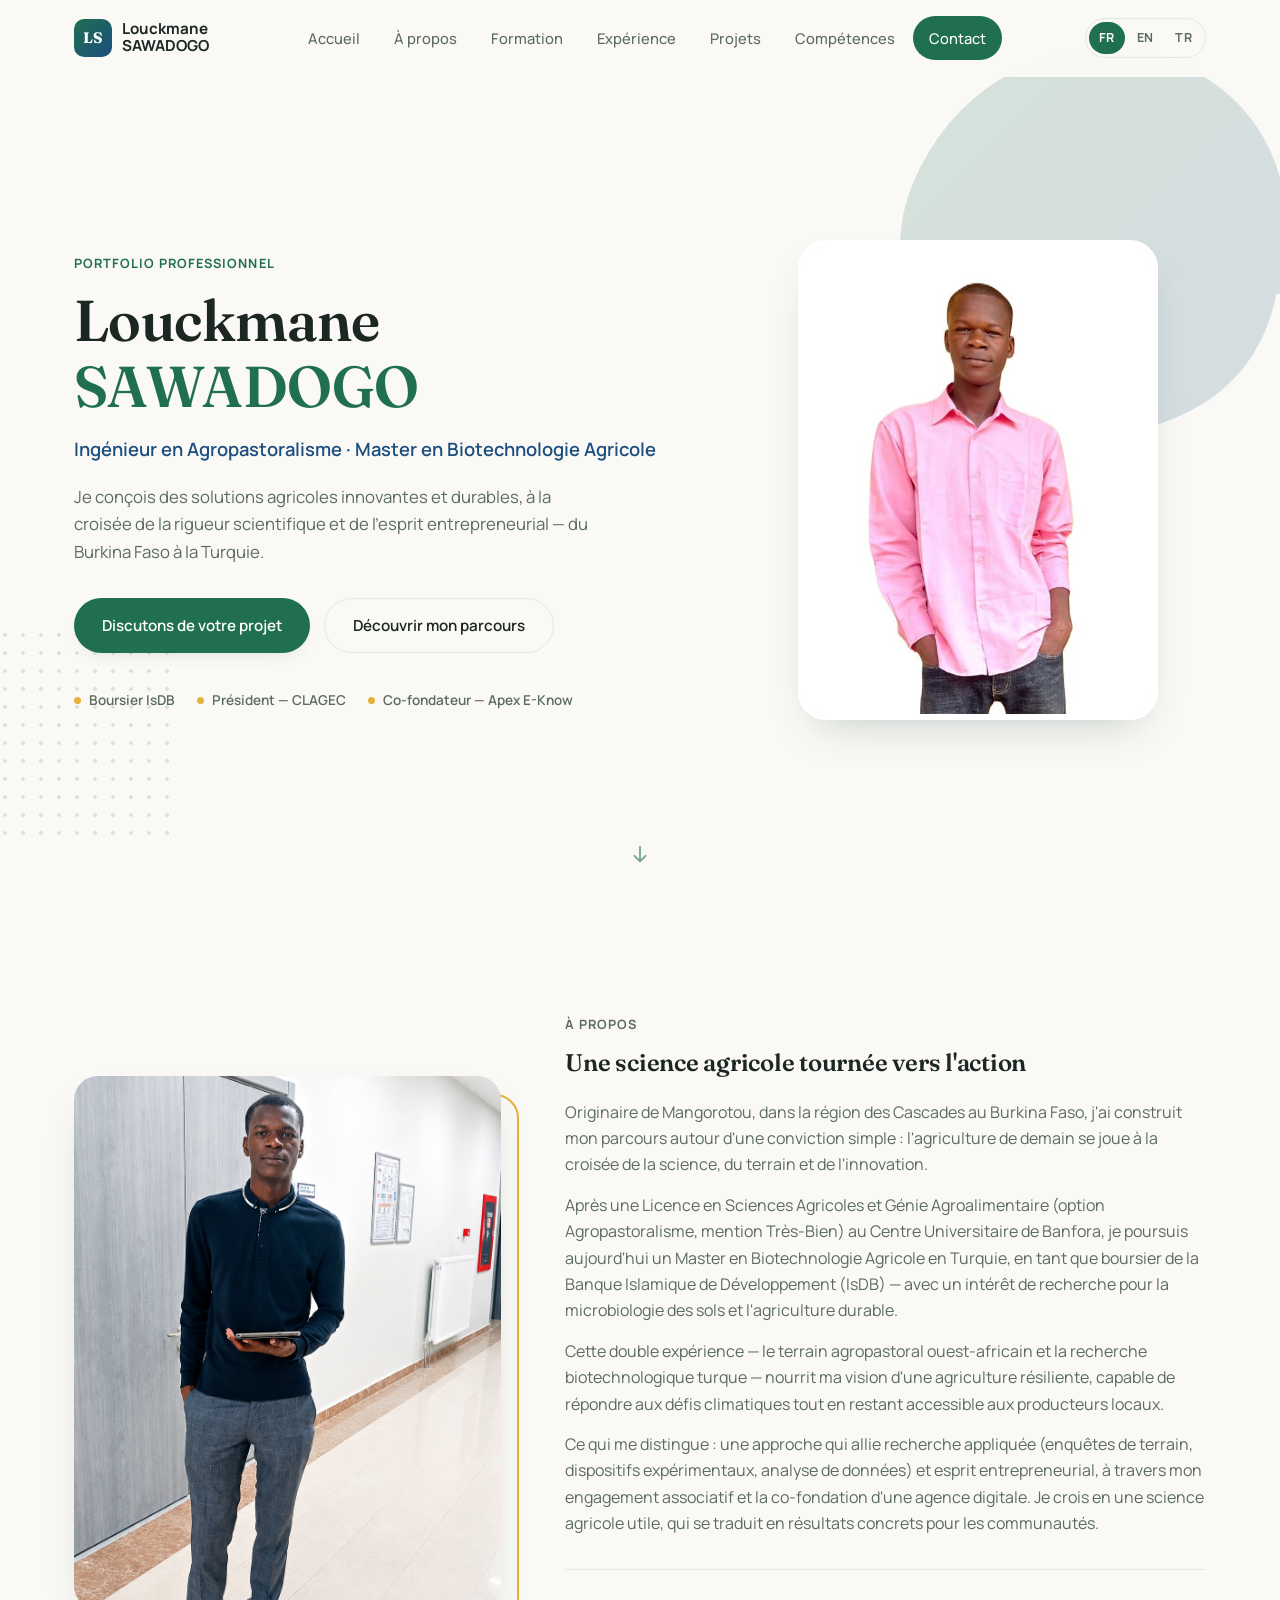
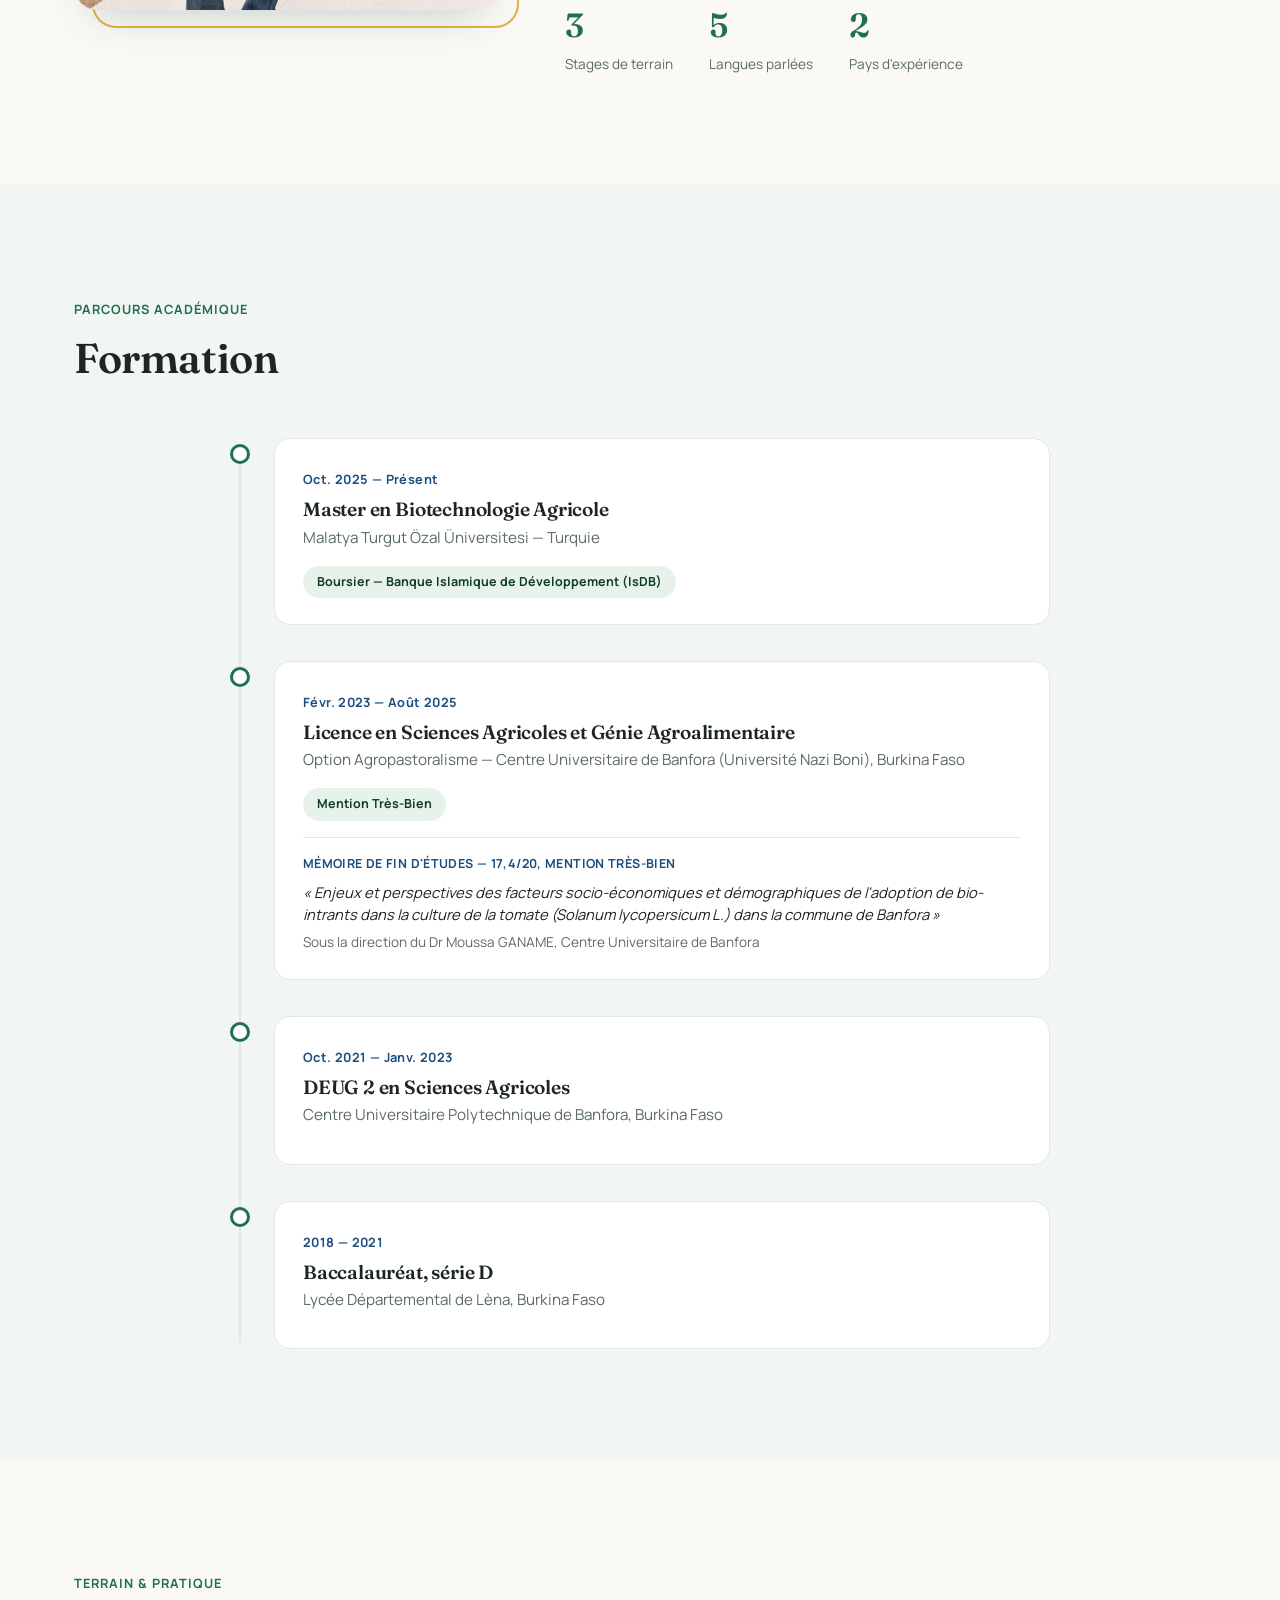
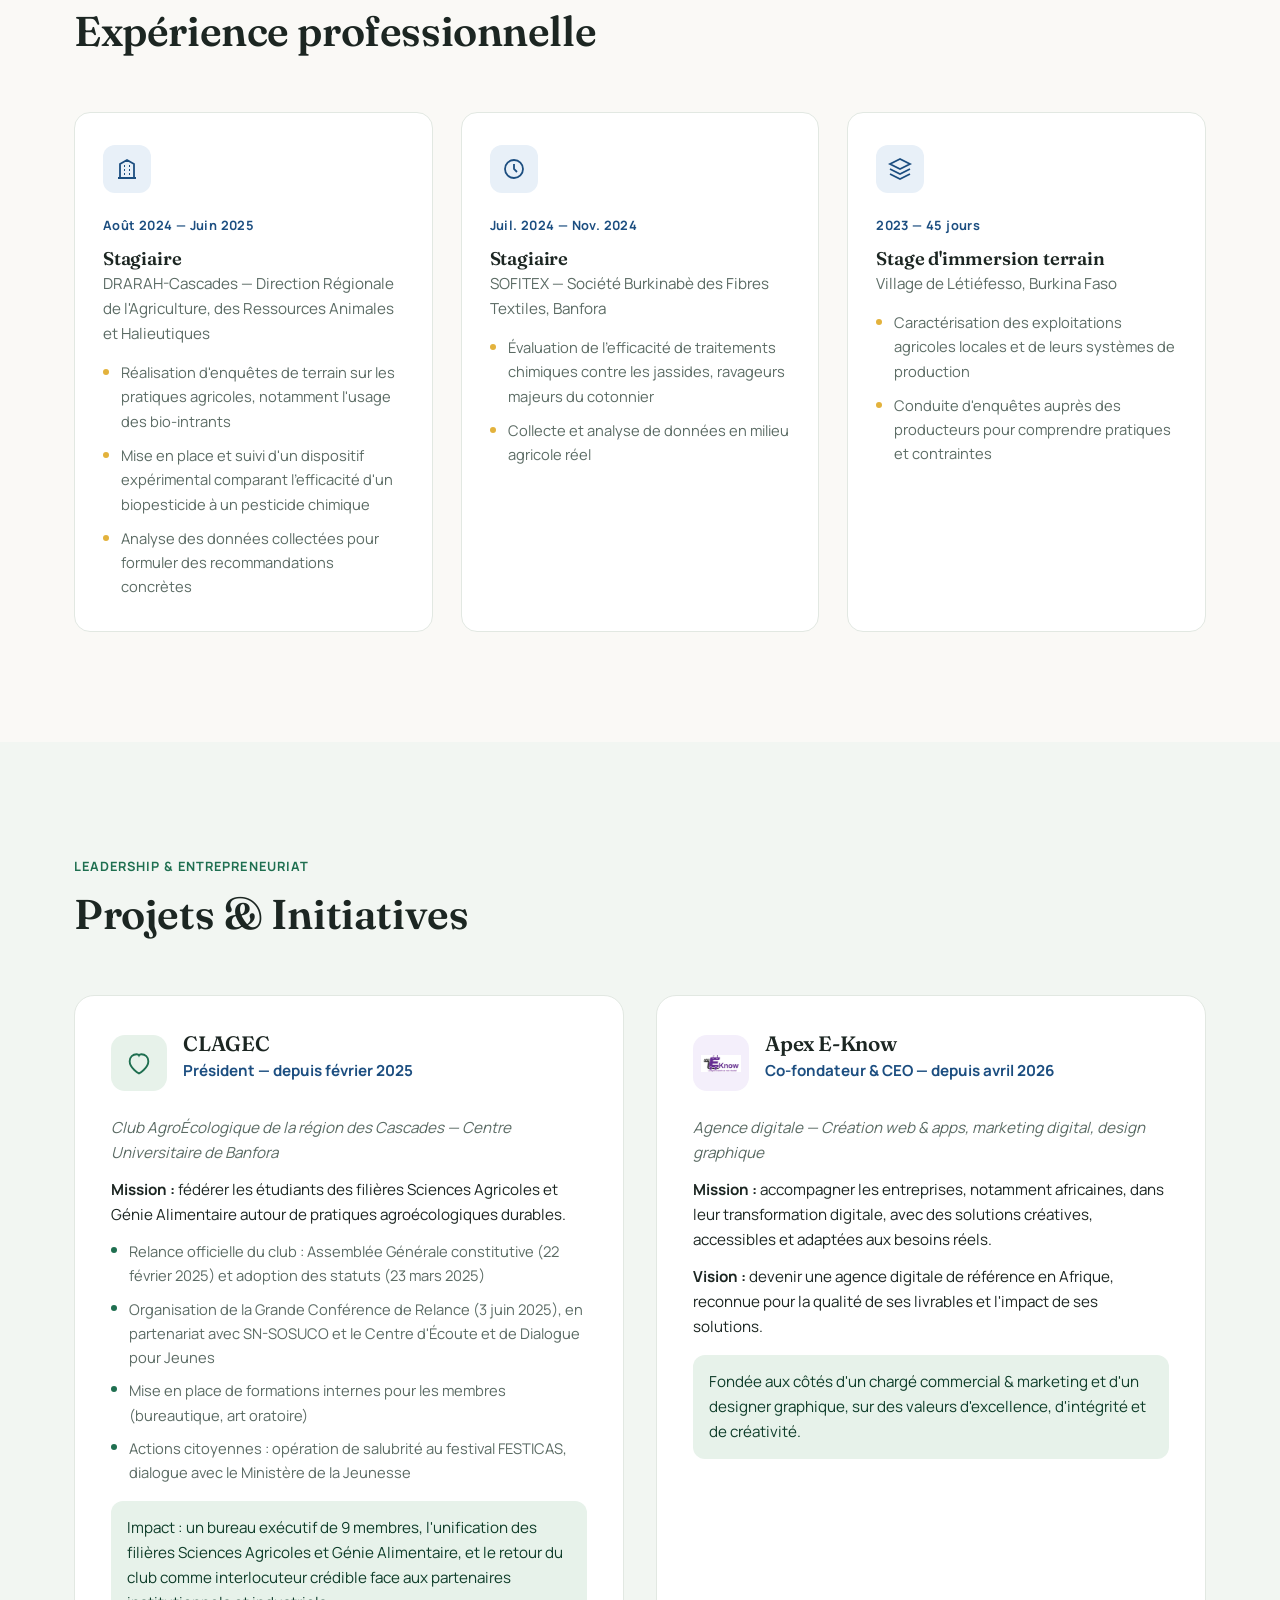
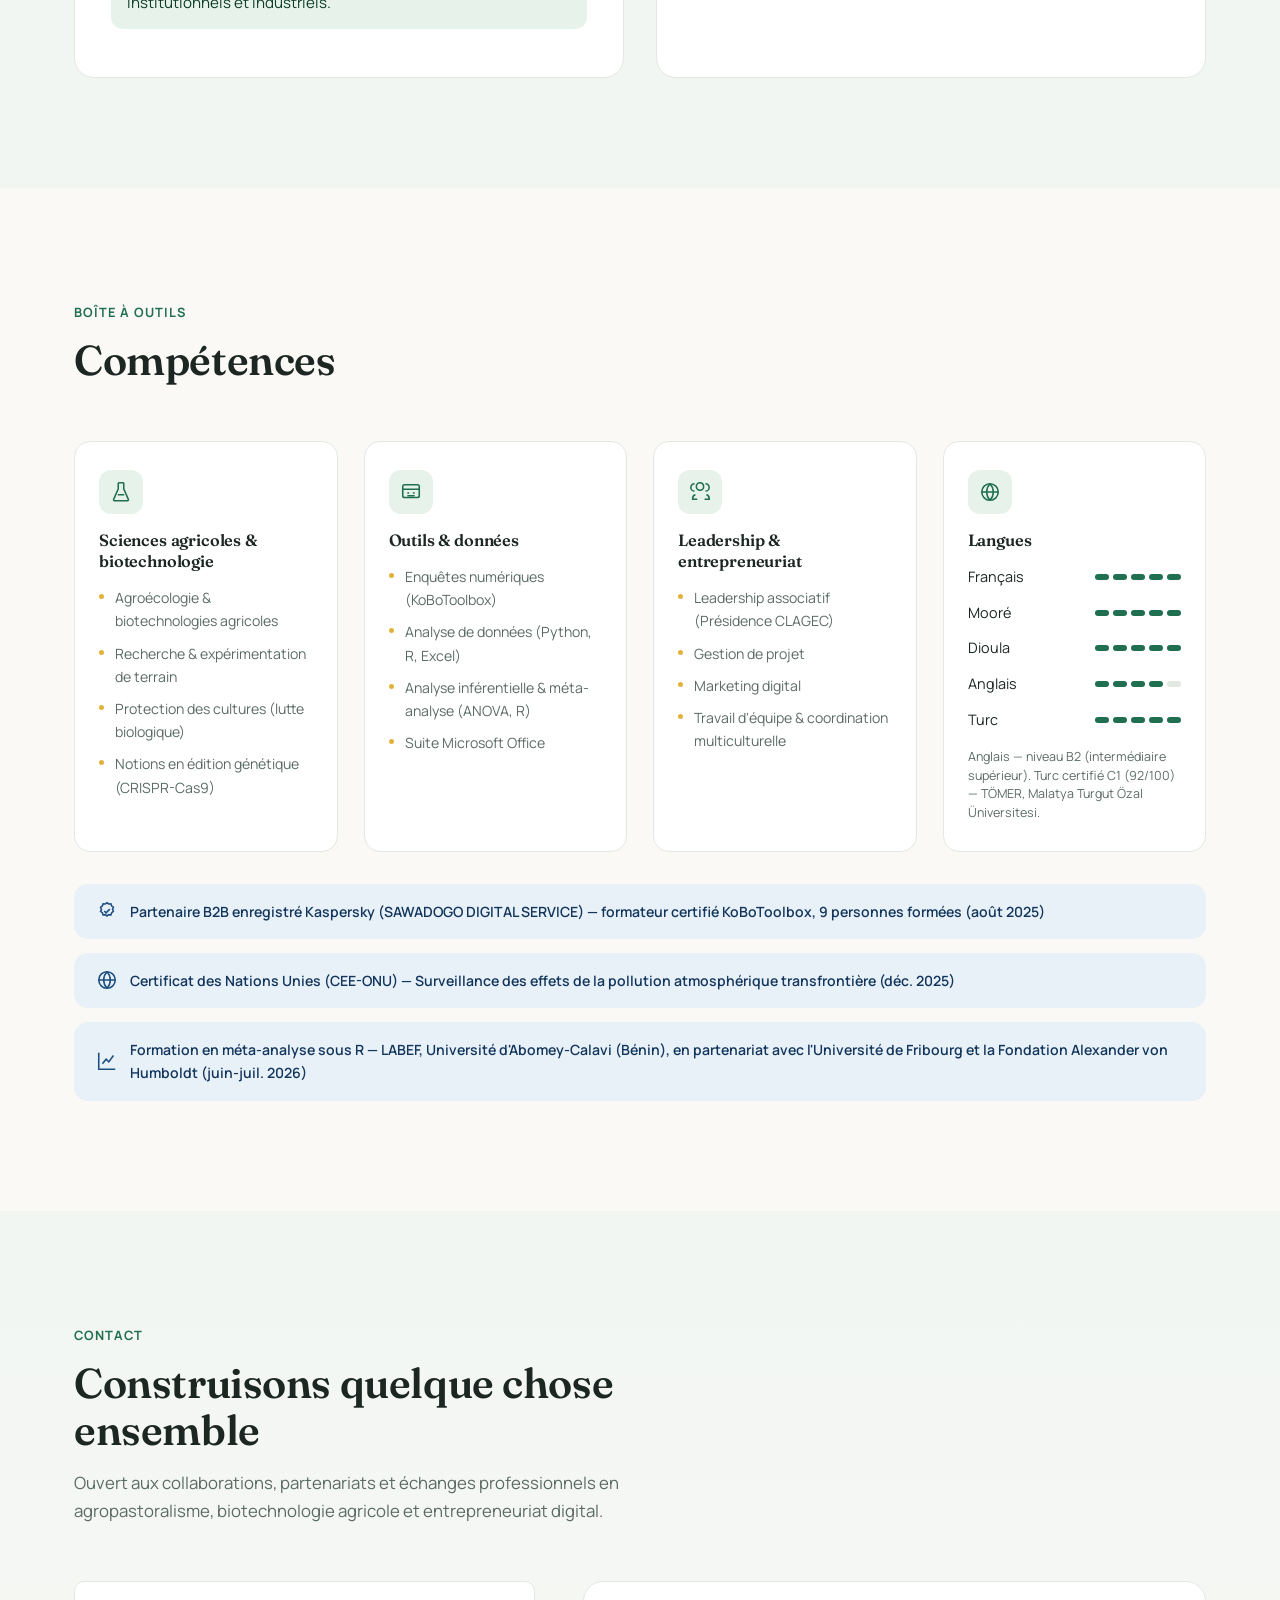
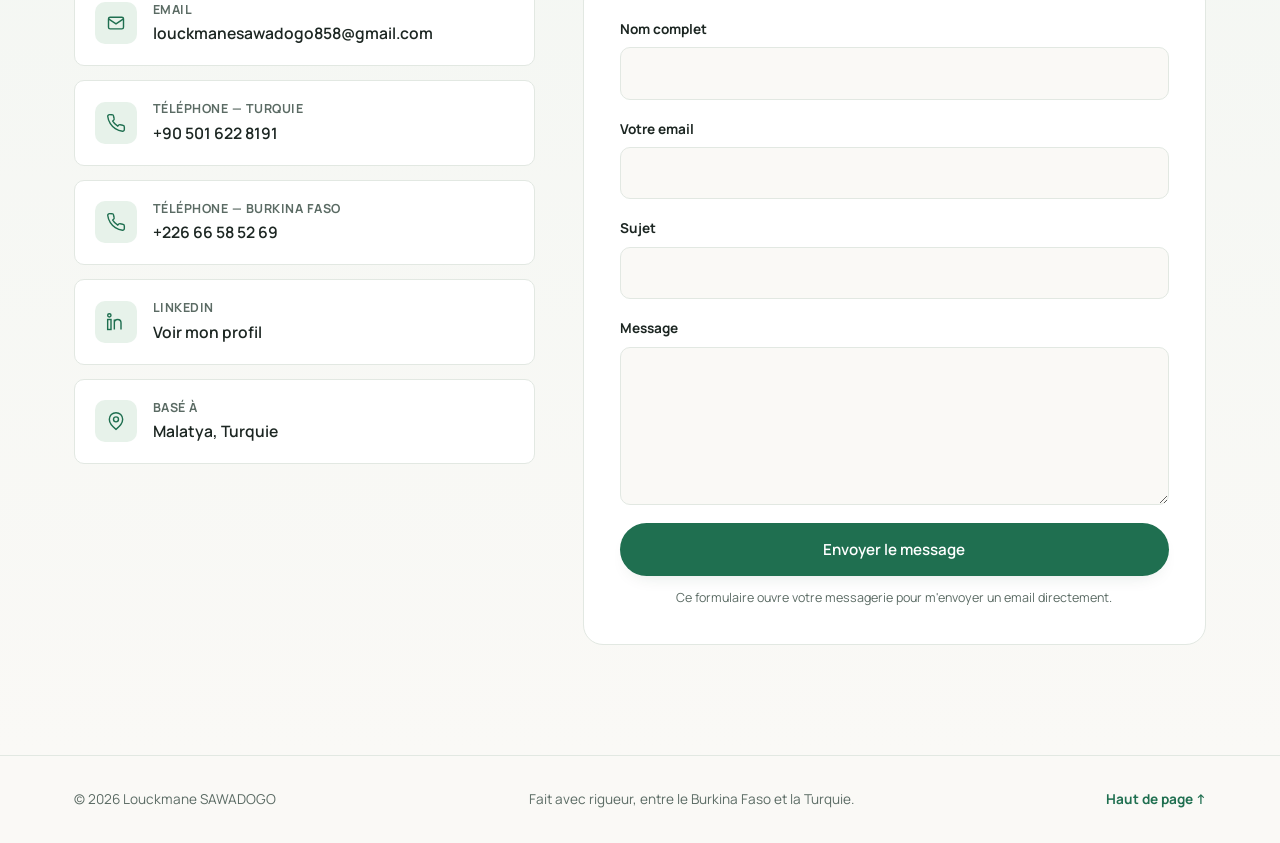
<file: index.html>
<!DOCTYPE html>
<html lang="fr">
<head>
<meta charset="UTF-8">
<meta name="viewport" content="width=device-width, initial-scale=1.0">
<title>Louckmane SAWADOGO — Ingénieur Agropastoral &amp; Biotechnologie Agricole</title>
<meta name="description" content="Portfolio professionnel de Louckmane SAWADOGO : ingénieur en agropastoralisme, boursier IsDB en Master de Biotechnologie Agricole (Turquie), Président du CLAGEC et co-fondateur d'Apex E-Know. Ouvert aux collaborations en agroécologie et biotechnologie agricole.">
<meta name="keywords" content="agropastoralisme, biotechnologie agricole, agroécologie, Burkina Faso, Turquie, ingénieur agricole, CLAGEC, Apex E-Know, KoBoToolbox">
<meta name="author" content="Louckmane SAWADOGO">
<meta name="robots" content="index, follow">

<!-- Open Graph -->
<meta property="og:type" content="website">
<meta property="og:title" content="Louckmane SAWADOGO — Ingénieur Agropastoral &amp; Biotechnologie Agricole">
<meta property="og:description" content="Portfolio professionnel : agropastoralisme, biotechnologie agricole et entrepreneuriat digital, entre le Burkina Faso et la Turquie.">
<meta property="og:image" content="assets/images/profile.jpg">
<meta property="og:locale" content="fr_FR">

<link rel="icon" href="data:image/svg+xml,%3Csvg xmlns='http://www.w3.org/2000/svg' viewBox='0 0 100 100'%3E%3Crect width='100' height='100' rx='22' fill='%231F6F50'/%3E%3Cpath d='M50 78C50 78 26 64 26 42C26 28 36 20 50 30C64 20 74 28 74 42C74 64 50 78 50 78Z' fill='none' stroke='%23F2C94C' stroke-width='5'/%3E%3C/svg%3E">

<link rel="preconnect" href="https://fonts.googleapis.com">
<link rel="preconnect" href="https://fonts.gstatic.com" crossorigin>
<link href="https://fonts.googleapis.com/css2?family=Manrope:wght@400;500;600;700;800&family=Fraunces:opsz,wght@9..144,500;9..144,600&display=swap" rel="stylesheet">

<link rel="stylesheet" href="styles.css">
</head>
<body>

<!-- ============ HEADER / NAV ============ -->
<header class="site-header" id="header">
  <div class="container header-inner">
    <a href="#accueil" class="brand">
      <span class="brand-mark">LS</span>
      <span class="brand-name">Louckmane<strong>SAWADOGO</strong></span>
    </a>

    <nav class="main-nav" id="main-nav">
      <ul>
        <li><a href="#accueil" data-lang="fr">Accueil</a><a href="#accueil" data-lang="en" hidden>Home</a><a href="#accueil" data-lang="tr" hidden>Ana Sayfa</a></li>
        <li><a href="#apropos" data-lang="fr">À propos</a><a href="#apropos" data-lang="en" hidden>About</a><a href="#apropos" data-lang="tr" hidden>Hakkımda</a></li>
        <li><a href="#formation" data-lang="fr">Formation</a><a href="#formation" data-lang="en" hidden>Education</a><a href="#formation" data-lang="tr" hidden>Eğitim</a></li>
        <li><a href="#experience" data-lang="fr">Expérience</a><a href="#experience" data-lang="en" hidden>Experience</a><a href="#experience" data-lang="tr" hidden>Deneyim</a></li>
        <li><a href="#projets" data-lang="fr">Projets</a><a href="#projets" data-lang="en" hidden>Projects</a><a href="#projets" data-lang="tr" hidden>Projeler</a></li>
        <li><a href="#competences" data-lang="fr">Compétences</a><a href="#competences" data-lang="en" hidden>Skills</a><a href="#competences" data-lang="tr" hidden>Yetenekler</a></li>
        <li><a href="#contact" class="nav-cta" data-lang="fr">Contact</a><a href="#contact" class="nav-cta" data-lang="en" hidden>Contact</a><a href="#contact" class="nav-cta" data-lang="tr" hidden>İletişim</a></li>
      </ul>
    </nav>

    <div class="header-actions">
      <div class="lang-toggle" role="group" aria-label="Changer de langue / Switch language / Dil değiştir">
        <button class="lang-btn" data-set-lang="fr" type="button">FR</button>
        <button class="lang-btn" data-set-lang="en" type="button">EN</button>
        <button class="lang-btn" data-set-lang="tr" type="button">TR</button>
      </div>
      <button class="nav-toggle" id="nav-toggle" aria-label="Menu" aria-expanded="false" type="button">
        <span></span><span></span><span></span>
      </button>
    </div>
  </div>
</header>

<main>

<!-- ============ HERO ============ -->
<section class="hero" id="accueil">
  <div class="hero-bg" aria-hidden="true">
    <svg class="hero-blob" viewBox="0 0 600 600" xmlns="http://www.w3.org/2000/svg">
      <path fill="url(#blobGradient)" d="M437,320Q423,390,360,420Q297,450,235,425Q173,400,140,340Q107,280,140,215Q173,150,240,125Q307,100,370,135Q433,170,445,245Q457,320,437,320Z"/>
      <defs>
        <linearGradient id="blobGradient" x1="0%" y1="0%" x2="100%" y2="100%">
          <stop offset="0%" stop-color="#1F6F50"/>
          <stop offset="100%" stop-color="#1C4E80"/>
        </linearGradient>
      </defs>
    </svg>
    <div class="dot-grid"></div>
  </div>

  <div class="container hero-inner">
    <div class="hero-text reveal">
      <p class="eyebrow" data-lang="fr">Portfolio professionnel</p>
      <p class="eyebrow" data-lang="en" hidden>Professional Portfolio</p>
      <p class="eyebrow" data-lang="tr" hidden>Profesyonel Portfolyo</p>

      <h1>Louckmane <span>SAWADOGO</span></h1>

      <p class="hero-role" data-lang="fr">Ingénieur en Agropastoralisme · Master en Biotechnologie Agricole</p>
      <p class="hero-role" data-lang="en" hidden>Agropastoral Engineer · M.Sc. in Agricultural Biotechnology</p>
      <p class="hero-role" data-lang="tr" hidden>Agropastoral Mühendisi · Tarımsal Biyoteknoloji Yüksek Lisansı</p>

      <p class="hero-tagline" data-lang="fr">Je conçois des solutions agricoles innovantes et durables, à la croisée de la rigueur scientifique et de l'esprit entrepreneurial — du Burkina Faso à la Turquie.</p>
      <p class="hero-tagline" data-lang="en" hidden>I design innovative, sustainable agricultural solutions — where scientific rigor meets an entrepreneurial mindset, from Burkina Faso to Turkey.</p>
      <p class="hero-tagline" data-lang="tr" hidden>Burkina Faso'dan Türkiye'ye, bilimsel titizlik ile girişimci ruhun kesişiminde yenilikçi ve sürdürülebilir tarımsal çözümler geliştiriyorum.</p>

      <div class="hero-cta">
        <a href="#contact" class="btn btn-primary">
          <span data-lang="fr">Discutons de votre projet</span><span data-lang="en" hidden>Let's talk</span><span data-lang="tr" hidden>Projenizi Konuşalım</span>
        </a>
        <a href="#apropos" class="btn btn-ghost">
          <span data-lang="fr">Découvrir mon parcours</span><span data-lang="en" hidden>Discover my journey</span><span data-lang="tr" hidden>Yolculuğumu Keşfedin</span>
        </a>
      </div>

      <ul class="hero-badges">
        <li><span class="badge-dot"></span><span data-lang="fr">Boursier IsDB</span><span data-lang="en" hidden>IsDB Scholar</span><span data-lang="tr" hidden>IsDB Bursiyeri</span></li>
        <li><span class="badge-dot"></span><span data-lang="fr">Président — CLAGEC</span><span data-lang="en" hidden>President — CLAGEC</span><span data-lang="tr" hidden>Başkan — CLAGEC</span></li>
        <li><span class="badge-dot"></span><span data-lang="fr">Co-fondateur — Apex E-Know</span><span data-lang="en" hidden>Co-founder — Apex E-Know</span><span data-lang="tr" hidden>Kurucu Ortak — Apex E-Know</span></li>
      </ul>
    </div>

    <div class="hero-photo reveal">
      <div class="photo-frame">
        <img src="assets/images/profile.jpg" alt="Louckmane SAWADOGO">
      </div>
    </div>
  </div>

  <a href="#apropos" class="scroll-cue" aria-label="Scroll">
    <svg width="22" height="22" viewBox="0 0 24 24" fill="none" stroke="currentColor" stroke-width="2" stroke-linecap="round"><path d="M12 4v16M6 14l6 6 6-6"/></svg>
  </a>
</section>

<!-- ============ ABOUT ============ -->
<section class="section" id="apropos">
  <div class="container about-grid">
    <div class="about-photo reveal">
      <img src="assets/images/about.jpg" alt="Louckmane SAWADOGO, sur le campus universitaire en Turquie">
      <div class="about-photo-frame" aria-hidden="true"></div>
    </div>

    <div class="about-text reveal">
      <p class="section-eyebrow" data-lang="fr">À propos</p>
      <p class="section-eyebrow" data-lang="en" hidden>About</p>
      <p class="section-eyebrow" data-lang="tr" hidden>Hakkımda</p>
      <h2 data-lang="fr">Une science agricole tournée vers l'action</h2>
      <h2 data-lang="en" hidden>Agricultural science built for action</h2>
      <h2 data-lang="tr" hidden>Eyleme Dönük Bir Tarım Bilimi</h2>

      <div data-lang="fr">
        <p>Originaire de Mangorotou, dans la région des Cascades au Burkina Faso, j'ai construit mon parcours autour d'une conviction simple : l'agriculture de demain se joue à la croisée de la science, du terrain et de l'innovation.</p>
        <p>Après une Licence en Sciences Agricoles et Génie Agroalimentaire (option Agropastoralisme, mention Très-Bien) au Centre Universitaire de Banfora, je poursuis aujourd'hui un Master en Biotechnologie Agricole en Turquie, en tant que boursier de la Banque Islamique de Développement (IsDB) — avec un intérêt de recherche pour la microbiologie des sols et l'agriculture durable.</p>
        <p>Cette double expérience — le terrain agropastoral ouest-africain et la recherche biotechnologique turque — nourrit ma vision d'une agriculture résiliente, capable de répondre aux défis climatiques tout en restant accessible aux producteurs locaux.</p>
        <p>Ce qui me distingue : une approche qui allie recherche appliquée (enquêtes de terrain, dispositifs expérimentaux, analyse de données) et esprit entrepreneurial, à travers mon engagement associatif et la co-fondation d'une agence digitale. Je crois en une science agricole utile, qui se traduit en résultats concrets pour les communautés.</p>
      </div>
      <div data-lang="en" hidden>
        <p>Originally from Mangorotou, in the Cascades region of Burkina Faso, I built my path around one simple conviction: tomorrow's agriculture sits at the crossroads of science, fieldwork and innovation.</p>
        <p>After a Bachelor's Degree in Agricultural Science and Food Engineering (Agropastoralism track, Very Good honors) at the University Center of Banfora, I am now pursuing an M.Sc. in Agricultural Biotechnology in Turkey as a scholar of the Islamic Development Bank (IsDB) — with a research interest in soil microbiology and sustainable agriculture.</p>
        <p>This dual experience — West African agropastoral fieldwork and Turkish biotechnology research — shapes my vision of a resilient agriculture, able to meet climate challenges while remaining accessible to local producers.</p>
        <p>What sets me apart: an approach that combines applied research (field surveys, experimental setups, data analysis) with an entrepreneurial mindset, through my community leadership and the co-founding of a digital agency. I believe in agricultural science that translates into concrete results for communities.</p>
      </div>
      <div data-lang="tr" hidden>
        <p>Burkina Faso'nun Cascades bölgesindeki Mangorotou'dan geliyorum. Yolculuğumu basit bir inanç üzerine inşa ettim: yarının tarımı bilim, saha çalışması ve yeniliğin kesişiminde şekilleniyor.</p>
        <p>Banfora Üniversite Merkezi'nde Tarım Bilimleri ve Gıda Mühendisliği Lisansı'nı (Agropastoralizm alanı, Pekiyi derece) tamamladıktan sonra, bugün Türkiye'de İslam Kalkınma Bankası (IsDB) bursiyeri olarak Tarımsal Biyoteknoloji Yüksek Lisansı yapıyorum — toprak mikrobiyolojisi ve sürdürülebilir tarım alanında araştırma ilgim var.</p>
        <p>Bu çifte deneyim — Batı Afrika'daki agropastoral saha çalışması ve Türkiye'deki biyoteknoloji araştırmaları — iklim zorluklarına yanıt verirken yerel üreticiler için erişilebilir kalabilen dirençli bir tarım vizyonunu besliyor.</p>
        <p>Beni farklı kılan: uygulamalı araştırmayı (saha anketleri, deneysel düzenekler, veri analizi) girişimci bir yaklaşımla birleştirmem — dernekçilik faaliyetlerim ve bir dijital ajansın ortak kuruculuğu aracılığıyla. Topluluklar için somut sonuçlara dönüşen, faydalı bir tarım bilimine inanıyorum.</p>
      </div>

      <div class="about-stats">
        <div class="stat">
          <span class="stat-value">3</span>
          <span class="stat-label" data-lang="fr">Stages de terrain</span>
          <span class="stat-label" data-lang="en" hidden>Field internships</span>
          <span class="stat-label" data-lang="tr" hidden>Saha Stajı</span>
        </div>
        <div class="stat">
          <span class="stat-value">5</span>
          <span class="stat-label" data-lang="fr">Langues parlées</span>
          <span class="stat-label" data-lang="en" hidden>Languages spoken</span>
          <span class="stat-label" data-lang="tr" hidden>Konuşulan Dil</span>
        </div>
        <div class="stat">
          <span class="stat-value">2</span>
          <span class="stat-label" data-lang="fr">Pays d'expérience</span>
          <span class="stat-label" data-lang="en" hidden>Countries of experience</span>
          <span class="stat-label" data-lang="tr" hidden>Deneyim Ülkesi</span>
        </div>
      </div>
    </div>
  </div>
</section>

<!-- ============ FORMATION / EDUCATION ============ -->
<section class="section section-alt" id="formation">
  <div class="container">
    <div class="section-head reveal">
      <p class="section-eyebrow" data-lang="fr">Parcours académique</p>
      <p class="section-eyebrow" data-lang="en" hidden>Academic Path</p>
      <p class="section-eyebrow" data-lang="tr" hidden>Akademik Yolculuk</p>
      <h2 data-lang="fr">Formation</h2>
      <h2 data-lang="en" hidden>Education</h2>
      <h2 data-lang="tr" hidden>Eğitim</h2>
    </div>

    <div class="timeline">

      <div class="timeline-item reveal">
        <div class="timeline-dot"></div>
        <div class="timeline-card">
          <span class="timeline-date">Oct. 2025 — <span data-lang="fr">Présent</span><span data-lang="en" hidden>Present</span><span data-lang="tr" hidden>Devam ediyor</span></span>
          <h3 data-lang="fr">Master en Biotechnologie Agricole</h3>
          <h3 data-lang="en" hidden>M.Sc. in Agricultural Biotechnology</h3>
          <h3 data-lang="tr" hidden>Tarımsal Biyoteknoloji Yüksek Lisansı</h3>
          <p class="timeline-place">Malatya Turgut Özal Üniversitesi — <span data-lang="fr">Turquie</span><span data-lang="en" hidden>Turkey</span><span data-lang="tr" hidden>Türkiye</span></p>
          <span class="pill" data-lang="fr">Boursier — Banque Islamique de Développement (IsDB)</span>
          <span class="pill" data-lang="en" hidden>Scholar — Islamic Development Bank (IsDB)</span>
          <span class="pill" data-lang="tr" hidden>Bursiyer — İslam Kalkınma Bankası (IsDB)</span>
        </div>
      </div>

      <div class="timeline-item reveal">
        <div class="timeline-dot"></div>
        <div class="timeline-card">
          <span class="timeline-date"><span data-lang="fr">Févr. 2023 — Août 2025</span><span data-lang="en" hidden>Feb. 2023 — Aug. 2025</span><span data-lang="tr" hidden>Şub. 2023 — Ağu. 2025</span></span>
          <h3 data-lang="fr">Licence en Sciences Agricoles et Génie Agroalimentaire</h3>
          <h3 data-lang="en" hidden>Bachelor's Degree in Agricultural Science and Food Engineering</h3>
          <h3 data-lang="tr" hidden>Tarım Bilimleri ve Gıda Mühendisliği Lisansı</h3>
          <p class="timeline-place" data-lang="fr">Option Agropastoralisme — Centre Universitaire de Banfora (Université Nazi Boni), Burkina Faso</p>
          <p class="timeline-place" data-lang="en" hidden>Agropastoralism track — University Center of Banfora (Nazi Boni University), Burkina Faso</p>
          <p class="timeline-place" data-lang="tr" hidden>Agropastoralizm alanı — Banfora Üniversite Merkezi (Nazi Boni Üniversitesi), Burkina Faso</p>
          <span class="pill" data-lang="fr">Mention Très-Bien</span>
          <span class="pill" data-lang="en" hidden>Honors: Very Good (Très-Bien)</span>
          <span class="pill" data-lang="tr" hidden>Pekiyi Derece</span>

          <div class="thesis-block">
            <p class="thesis-label" data-lang="fr">Mémoire de fin d'études — 17,4/20, mention Très-Bien</p>
            <p class="thesis-label" data-lang="en" hidden>Undergraduate thesis — 17.4/20, Very Good</p>
            <p class="thesis-label" data-lang="tr" hidden>Bitirme Tezi — 17,4/20, Pekiyi Derece</p>
            <p class="thesis-title" data-lang="fr">« Enjeux et perspectives des facteurs socio-économiques et démographiques de l'adoption de bio-intrants dans la culture de la tomate (<em>Solanum lycopersicum</em> L.) dans la commune de Banfora »</p>
            <p class="thesis-title" data-lang="en" hidden>“Issues and prospects of socio-economic and demographic factors in the adoption of bio-inputs in tomato cultivation (<em>Solanum lycopersicum</em> L.) in the municipality of Banfora”</p>
            <p class="thesis-title" data-lang="tr" hidden>«Banfora belediyesinde domates (<em>Solanum lycopersicum</em> L.) yetiştiriciliğinde biyo-girdi benimsenmesinin sosyo-ekonomik ve demografik faktörlerinin sorunları ve beklentileri»</p>
            <p class="thesis-meta" data-lang="fr">Sous la direction du Dr Moussa GANAME, Centre Universitaire de Banfora</p>
            <p class="thesis-meta" data-lang="en" hidden>Supervised by Dr Moussa GANAME, University Center of Banfora</p>
            <p class="thesis-meta" data-lang="tr" hidden>Dr. Moussa GANAME danışmanlığında, Banfora Üniversite Merkezi</p>
          </div>
        </div>
      </div>

      <div class="timeline-item reveal">
        <div class="timeline-dot"></div>
        <div class="timeline-card">
          <span class="timeline-date"><span data-lang="fr">Oct. 2021 — Janv. 2023</span><span data-lang="en" hidden>Oct. 2021 — Jan. 2023</span><span data-lang="tr" hidden>Eki. 2021 — Oca. 2023</span></span>
          <h3 data-lang="fr">DEUG 2 en Sciences Agricoles</h3>
          <h3 data-lang="en" hidden>Associate Degree in Agricultural Sciences</h3>
          <h3 data-lang="tr" hidden>Tarım Bilimleri Ön Lisans (DEUG 2)</h3>
          <p class="timeline-place" data-lang="fr">Centre Universitaire Polytechnique de Banfora, Burkina Faso</p>
          <p class="timeline-place" data-lang="en" hidden>Polytechnic University Center of Banfora, Burkina Faso</p>
          <p class="timeline-place" data-lang="tr" hidden>Banfora Politeknik Üniversite Merkezi, Burkina Faso</p>
        </div>
      </div>

      <div class="timeline-item reveal">
        <div class="timeline-dot"></div>
        <div class="timeline-card">
          <span class="timeline-date">2018 — 2021</span>
          <h3 data-lang="fr">Baccalauréat, série D</h3>
          <h3 data-lang="en" hidden>High School Diploma, Science Track (série D)</h3>
          <h3 data-lang="tr" hidden>Lise Diploması (Bakalorya), D Bölümü</h3>
          <p class="timeline-place" data-lang="fr">Lycée Départemental de Lèna, Burkina Faso</p>
          <p class="timeline-place" data-lang="en" hidden>Lycée Départemental de Lèna, Burkina Faso</p>
          <p class="timeline-place" data-lang="tr" hidden>Lèna İl Lisesi, Burkina Faso</p>
        </div>
      </div>

    </div>
  </div>
</section>

<!-- ============ EXPERIENCE ============ -->
<section class="section" id="experience">
  <div class="container">
    <div class="section-head reveal">
      <p class="section-eyebrow" data-lang="fr">Terrain &amp; pratique</p>
      <p class="section-eyebrow" data-lang="en" hidden>Field &amp; Practice</p>
      <p class="section-eyebrow" data-lang="tr" hidden>Saha &amp; Uygulama</p>
      <h2 data-lang="fr">Expérience professionnelle</h2>
      <h2 data-lang="en" hidden>Professional Experience</h2>
      <h2 data-lang="tr" hidden>Mesleki Deneyim</h2>
    </div>

    <div class="card-grid">

      <article class="exp-card reveal">
        <div class="exp-icon">
          <svg viewBox="0 0 24 24" fill="none" stroke="currentColor" stroke-width="1.8"><path d="M3 21h18M5 21V7l7-4 7 4v14M9 9h1m4 0h1m-6 4h1m4 0h1m-6 4h1m4 0h1"/></svg>
        </div>
        <span class="timeline-date"><span data-lang="fr">Août 2024 — Juin 2025</span><span data-lang="en" hidden>Aug. 2024 — Jun. 2025</span><span data-lang="tr" hidden>Ağu. 2024 — Haz. 2025</span></span>
        <h3 data-lang="fr">Stagiaire</h3>
        <h3 data-lang="en" hidden>Intern</h3>
        <h3 data-lang="tr" hidden>Stajyer</h3>
        <p class="timeline-place" data-lang="fr">DRARAH-Cascades — Direction Régionale de l'Agriculture, des Ressources Animales et Halieutiques</p>
        <p class="timeline-place" data-lang="en" hidden>DRARAH-Cascades — Regional Directorate of Agriculture, Animal &amp; Fisheries Resources</p>
        <p class="timeline-place" data-lang="tr" hidden>DRARAH-Cascades — Bölgesel Tarım, Hayvansal Kaynaklar ve Su Ürünleri Müdürlüğü</p>
        <ul data-lang="fr">
          <li>Réalisation d'enquêtes de terrain sur les pratiques agricoles, notamment l'usage des bio-intrants</li>
          <li>Mise en place et suivi d'un dispositif expérimental comparant l'efficacité d'un biopesticide à un pesticide chimique</li>
          <li>Analyse des données collectées pour formuler des recommandations concrètes</li>
        </ul>
        <ul data-lang="en" hidden>
          <li>Conducted field surveys on farming practices, with a focus on bio-input use</li>
          <li>Set up and monitored an experimental trial comparing a biopesticide against a chemical pesticide</li>
          <li>Analyzed collected data to formulate actionable recommendations</li>
        </ul>
        <ul data-lang="tr" hidden>
          <li>Tarımsal uygulamalar, özellikle biyo-girdi kullanımı üzerine saha anketleri gerçekleştirme</li>
          <li>Biyopestisit ile kimyasal pestisitin etkinliğini karşılaştıran bir deney düzeneğinin kurulması ve takibi</li>
          <li>Somut öneriler oluşturmak için toplanan verilerin analizi</li>
        </ul>
      </article>

      <article class="exp-card reveal">
        <div class="exp-icon">
          <svg viewBox="0 0 24 24" fill="none" stroke="currentColor" stroke-width="1.8"><circle cx="12" cy="12" r="9"/><path d="M12 7v5l3 3"/></svg>
        </div>
        <span class="timeline-date"><span data-lang="fr">Juil. 2024 — Nov. 2024</span><span data-lang="en" hidden>Jul. 2024 — Nov. 2024</span><span data-lang="tr" hidden>Tem. 2024 — Kas. 2024</span></span>
        <h3 data-lang="fr">Stagiaire</h3>
        <h3 data-lang="en" hidden>Intern</h3>
        <h3 data-lang="tr" hidden>Stajyer</h3>
        <p class="timeline-place" data-lang="fr">SOFITEX — Société Burkinabè des Fibres Textiles, Banfora</p>
        <p class="timeline-place" data-lang="en" hidden>SOFITEX — Burkina Faso Textile Fibers Company, Banfora</p>
        <p class="timeline-place" data-lang="tr" hidden>SOFITEX — Burkina Tekstil Elyafları Şirketi, Banfora</p>
        <ul data-lang="fr">
          <li>Évaluation de l'efficacité de traitements chimiques contre les jassides, ravageurs majeurs du cotonnier</li>
          <li>Collecte et analyse de données en milieu agricole réel</li>
        </ul>
        <ul data-lang="en" hidden>
          <li>Evaluated the efficacy of chemical treatments against jassids, a major cotton pest</li>
          <li>Collected and analyzed data in real farming conditions</li>
        </ul>
        <ul data-lang="tr" hidden>
          <li>Pamuğun başlıca zararlılarından yaprak pirelerine (jassid) karşı kimyasal tedavilerin etkinliğinin değerlendirilmesi</li>
          <li>Gerçek tarımsal ortamda veri toplama ve analiz</li>
        </ul>
      </article>

      <article class="exp-card reveal">
        <div class="exp-icon">
          <svg viewBox="0 0 24 24" fill="none" stroke="currentColor" stroke-width="1.8"><path d="M12 2 2 7l10 5 10-5-10-5Z"/><path d="M2 17l10 5 10-5M2 12l10 5 10-5"/></svg>
        </div>
        <span class="timeline-date">2023 — <span data-lang="fr">45 jours</span><span data-lang="en" hidden>45 days</span><span data-lang="tr" hidden>45 gün</span></span>
        <h3 data-lang="fr">Stage d'immersion terrain</h3>
        <h3 data-lang="en" hidden>Field Immersion Internship</h3>
        <h3 data-lang="tr" hidden>Saha Gözlem Stajı</h3>
        <p class="timeline-place" data-lang="fr">Village de Létiéfesso, Burkina Faso</p>
        <p class="timeline-place" data-lang="en" hidden>Létiéfesso village, Burkina Faso</p>
        <p class="timeline-place" data-lang="tr" hidden>Létiéfesso köyü, Burkina Faso</p>
        <ul data-lang="fr">
          <li>Caractérisation des exploitations agricoles locales et de leurs systèmes de production</li>
          <li>Conduite d'enquêtes auprès des producteurs pour comprendre pratiques et contraintes</li>
        </ul>
        <ul data-lang="en" hidden>
          <li>Characterized local farms and their production systems</li>
          <li>Conducted producer surveys to understand local practices and constraints</li>
        </ul>
        <ul data-lang="tr" hidden>
          <li>Yerel tarım işletmelerinin ve üretim sistemlerinin karakterizasyonu</li>
          <li>Uygulama ve kısıtları anlamak için üreticilerle anketler yapılması</li>
        </ul>
      </article>

    </div>
  </div>
</section>

<!-- ============ PROJETS & INITIATIVES ============ -->
<section class="section section-alt" id="projets">
  <div class="container">
    <div class="section-head reveal">
      <p class="section-eyebrow" data-lang="fr">Leadership &amp; entrepreneuriat</p>
      <p class="section-eyebrow" data-lang="en" hidden>Leadership &amp; Entrepreneurship</p>
      <p class="section-eyebrow" data-lang="tr" hidden>Liderlik &amp; Girişimcilik</p>
      <h2 data-lang="fr">Projets &amp; Initiatives</h2>
      <h2 data-lang="en" hidden>Projects &amp; Initiatives</h2>
      <h2 data-lang="tr" hidden>Projeler &amp; Girişimler</h2>
    </div>

    <div class="project-grid">

      <article class="project-card reveal">
        <div class="project-head">
          <div class="project-logo project-logo-clagec" aria-hidden="true">
            <svg viewBox="0 0 24 24" fill="none" stroke="currentColor" stroke-width="1.6"><path d="M12 21C12 21 4 16.5 4 10.5C4 6.9 6.7 4.5 10 4.5C11.5 4.5 12 5.5 12 5.5C12 5.5 12.5 4.5 14 4.5C17.3 4.5 20 6.9 20 10.5C20 16.5 12 21 12 21Z"/></svg>
          </div>
          <div>
            <h3>CLAGEC</h3>
            <p class="project-role" data-lang="fr">Président — depuis février 2025</p>
            <p class="project-role" data-lang="en" hidden>President — since February 2025</p>
            <p class="project-role" data-lang="tr" hidden>Başkan — Şubat 2025'ten beri</p>
          </div>
        </div>
        <p class="project-full-name" data-lang="fr">Club AgroÉcologique de la région des Cascades — Centre Universitaire de Banfora</p>
        <p class="project-full-name" data-lang="en" hidden>Cascades Region AgroEcological Club — University Center of Banfora</p>
        <p class="project-full-name" data-lang="tr" hidden>Cascades Bölgesi Agroekoloji Kulübü — Banfora Üniversite Merkezi</p>

        <p data-lang="fr"><strong>Mission :</strong> fédérer les étudiants des filières Sciences Agricoles et Génie Alimentaire autour de pratiques agroécologiques durables.</p>
        <p data-lang="en" hidden><strong>Mission:</strong> uniting Agricultural Sciences and Food Engineering students around sustainable agroecological practices.</p>
        <p data-lang="tr" hidden><strong>Misyon:</strong> Tarım Bilimleri ve Gıda Mühendisliği bölümü öğrencilerini sürdürülebilir agroekolojik uygulamalar etrafında bir araya getirmek.</p>

        <ul data-lang="fr">
          <li>Relance officielle du club : Assemblée Générale constitutive (22 février 2025) et adoption des statuts (23 mars 2025)</li>
          <li>Organisation de la Grande Conférence de Relance (3 juin 2025), en partenariat avec SN-SOSUCO et le Centre d'Écoute et de Dialogue pour Jeunes</li>
          <li>Mise en place de formations internes pour les membres (bureautique, art oratoire)</li>
          <li>Actions citoyennes : opération de salubrité au festival FESTICAS, dialogue avec le Ministère de la Jeunesse</li>
        </ul>
        <ul data-lang="en" hidden>
          <li>Official relaunch of the club: founding General Assembly (Feb. 22, 2025) and adoption of its by-laws (Mar. 23, 2025)</li>
          <li>Organized the Relaunch Conference (Jun. 3, 2025), in partnership with SN-SOSUCO and the Youth Listening &amp; Dialogue Center</li>
          <li>Set up internal training sessions for members (office tools, public speaking)</li>
          <li>Civic actions: clean-up operation at the FESTICAS festival, dialogue with the Ministry of Youth</li>
        </ul>
        <ul data-lang="tr" hidden>
          <li>Kulübün resmi olarak yeniden faaliyete geçirilmesi: Kurucu Genel Kurul (22 Şubat 2025) ve tüzüğün kabulü (23 Mart 2025)</li>
          <li>SN-SOSUCO ve Gençler için Dinleme ve Diyalog Merkezi işbirliğiyle Büyük Yeniden Başlangıç Konferansı'nın düzenlenmesi (3 Haziran 2025)</li>
          <li>Üyeler için iç eğitimlerin düzenlenmesi (ofis yazılımları, hitabet sanatı)</li>
          <li>Vatandaşlık eylemleri: FESTICAS festivalinde temizlik operasyonu, Gençlik Bakanlığı ile diyalog</li>
        </ul>

        <p class="project-impact" data-lang="fr">Impact : un bureau exécutif de 9 membres, l'unification des filières Sciences Agricoles et Génie Alimentaire, et le retour du club comme interlocuteur crédible face aux partenaires institutionnels et industriels.</p>
        <p class="project-impact" data-lang="en" hidden>Impact: a 9-member executive board, unification of the Agricultural Sciences and Food Engineering tracks, and the club's return as a credible partner for institutional and industrial stakeholders.</p>
        <p class="project-impact" data-lang="tr" hidden>Etki: 9 üyeli bir yönetim kurulu, Tarım Bilimleri ve Gıda Mühendisliği bölümlerinin birleşmesi ve kulübün kurumsal ve sanayi ortakları karşısında güvenilir bir muhatap olarak geri dönüşü.</p>
      </article>

      <article class="project-card reveal">
        <div class="project-head">
          <div class="project-logo project-logo-apex">
            <img src="assets/images/apex-eknow-logo.png" alt="Apex E-Know">
          </div>
          <div>
            <h3>Apex E-Know</h3>
            <p class="project-role" data-lang="fr">Co-fondateur &amp; CEO — depuis avril 2026</p>
            <p class="project-role" data-lang="en" hidden>Co-founder &amp; CEO — since April 2026</p>
            <p class="project-role" data-lang="tr" hidden>Kurucu Ortak &amp; CEO — Nisan 2026'dan beri</p>
          </div>
        </div>
        <p class="project-full-name" data-lang="fr">Agence digitale — Création web &amp; apps, marketing digital, design graphique</p>
        <p class="project-full-name" data-lang="en" hidden>Digital agency — Web &amp; app development, digital marketing, graphic design</p>
        <p class="project-full-name" data-lang="tr" hidden>Dijital ajans — Web &amp; uygulama geliştirme, dijital pazarlama, grafik tasarım</p>

        <p data-lang="fr"><strong>Mission :</strong> accompagner les entreprises, notamment africaines, dans leur transformation digitale, avec des solutions créatives, accessibles et adaptées aux besoins réels.</p>
        <p data-lang="en" hidden><strong>Mission:</strong> supporting businesses, particularly in Africa, through their digital transformation with creative, accessible solutions tailored to real needs.</p>
        <p data-lang="tr" hidden><strong>Misyon:</strong> özellikle Afrikalı işletmelere, gerçek ihtiyaçlara uygun, erişilebilir ve yaratıcı çözümlerle dijital dönüşümlerinde destek olmak.</p>

        <p data-lang="fr"><strong>Vision :</strong> devenir une agence digitale de référence en Afrique, reconnue pour la qualité de ses livrables et l'impact de ses solutions.</p>
        <p data-lang="en" hidden><strong>Vision:</strong> becoming a leading digital agency in Africa, recognized for the quality of its deliverables and the impact of its solutions.</p>
        <p data-lang="tr" hidden><strong>Vizyon:</strong> Afrika'da, sunduğu hizmetlerin kalitesi ve çözümlerinin etkisiyle tanınan öncü bir dijital ajans olmak.</p>

        <p class="project-impact" data-lang="fr">Fondée aux côtés d'un chargé commercial &amp; marketing et d'un designer graphique, sur des valeurs d'excellence, d'intégrité et de créativité.</p>
        <p class="project-impact" data-lang="en" hidden>Founded alongside a sales &amp; marketing lead and a graphic designer, built on values of excellence, integrity and creativity.</p>
        <p class="project-impact" data-lang="tr" hidden>Bir satış &amp; pazarlama sorumlusu ve bir grafik tasarımcıyla birlikte, mükemmellik, dürüstlük ve yaratıcılık değerleri üzerine kurulmuştur.</p>
      </article>

    </div>
  </div>
</section>

<!-- ============ COMPETENCES / SKILLS ============ -->
<section class="section" id="competences">
  <div class="container">
    <div class="section-head reveal">
      <p class="section-eyebrow" data-lang="fr">Boîte à outils</p>
      <p class="section-eyebrow" data-lang="en" hidden>Toolbox</p>
      <p class="section-eyebrow" data-lang="tr" hidden>Araç Kutusu</p>
      <h2 data-lang="fr">Compétences</h2>
      <h2 data-lang="en" hidden>Skills</h2>
      <h2 data-lang="tr" hidden>Yetenekler</h2>
    </div>

    <div class="skills-grid">

      <div class="skill-block reveal">
        <div class="skill-block-icon">
          <svg viewBox="0 0 24 24" fill="none" stroke="currentColor" stroke-width="1.7"><path d="M9 2v6.5L4 20a1 1 0 0 0 1 1.5h14a1 1 0 0 0 1-1.5L15 8.5V2M9 2h6M8.5 15h7"/></svg>
        </div>
        <h3 data-lang="fr">Sciences agricoles &amp; biotechnologie</h3>
        <h3 data-lang="en" hidden>Agricultural Science &amp; Biotechnology</h3>
        <h3 data-lang="tr" hidden>Tarım Bilimleri &amp; Biyoteknoloji</h3>
        <ul data-lang="fr">
          <li>Agroécologie &amp; biotechnologies agricoles</li>
          <li>Recherche &amp; expérimentation de terrain</li>
          <li>Protection des cultures (lutte biologique)</li>
          <li>Notions en édition génétique (CRISPR-Cas9)</li>
        </ul>
        <ul data-lang="en" hidden>
          <li>Agroecology &amp; agricultural biotechnology</li>
          <li>Field research &amp; experimentation</li>
          <li>Crop protection (biological control)</li>
          <li>Basics of gene editing (CRISPR-Cas9)</li>
        </ul>
        <ul data-lang="tr" hidden>
          <li>Agroekoloji &amp; tarımsal biyoteknolojiler</li>
          <li>Araştırma &amp; saha deneyimi</li>
          <li>Bitki koruma (biyolojik mücadele)</li>
          <li>Genetik düzenleme temelleri (CRISPR-Cas9)</li>
        </ul>
      </div>

      <div class="skill-block reveal">
        <div class="skill-block-icon">
          <svg viewBox="0 0 24 24" fill="none" stroke="currentColor" stroke-width="1.7"><rect x="3" y="4" width="18" height="14" rx="2"/><path d="M3 9h18M8 13h2m4 0h2M8 16h8"/></svg>
        </div>
        <h3 data-lang="fr">Outils &amp; données</h3>
        <h3 data-lang="en" hidden>Tools &amp; Data</h3>
        <h3 data-lang="tr" hidden>Araçlar &amp; Veri</h3>
        <ul data-lang="fr">
          <li>Enquêtes numériques (KoBoToolbox)</li>
          <li>Analyse de données (Python, R, Excel)</li>
          <li>Analyse inférentielle &amp; méta-analyse (ANOVA, R)</li>
          <li>Suite Microsoft Office</li>
        </ul>
        <ul data-lang="en" hidden>
          <li>Digital surveys (KoBoToolbox)</li>
          <li>Data analysis (Python, R, Excel)</li>
          <li>Inferential statistics &amp; meta-analysis (ANOVA, R)</li>
          <li>Microsoft Office suite</li>
        </ul>
        <ul data-lang="tr" hidden>
          <li>Dijital anketler (KoBoToolbox)</li>
          <li>Veri analizi (Python, R, Excel)</li>
          <li>Çıkarımsal istatistik &amp; meta-analiz (ANOVA, R)</li>
          <li>Microsoft Office paketi</li>
        </ul>
      </div>

      <div class="skill-block reveal">
        <div class="skill-block-icon">
          <svg viewBox="0 0 24 24" fill="none" stroke="currentColor" stroke-width="1.7"><path d="M17 20h5v-1a4 4 0 0 0-3-3.87M9 20H4v-1a4 4 0 0 1 3-3.87m5-5.13a4 4 0 1 0 0-8 4 4 0 0 0 0 8Zm6 1a4 4 0 1 0 0-8m-12 0a4 4 0 1 0 0 8"/></svg>
        </div>
        <h3 data-lang="fr">Leadership &amp; entrepreneuriat</h3>
        <h3 data-lang="en" hidden>Leadership &amp; Entrepreneurship</h3>
        <h3 data-lang="tr" hidden>Liderlik &amp; Girişimcilik</h3>
        <ul data-lang="fr">
          <li>Leadership associatif (Présidence CLAGEC)</li>
          <li>Gestion de projet</li>
          <li>Marketing digital</li>
          <li>Travail d'équipe &amp; coordination multiculturelle</li>
        </ul>
        <ul data-lang="en" hidden>
          <li>Community leadership (CLAGEC Presidency)</li>
          <li>Project management</li>
          <li>Digital marketing</li>
          <li>Teamwork &amp; cross-cultural coordination</li>
        </ul>
        <ul data-lang="tr" hidden>
          <li>Dernek liderliği (CLAGEC Başkanlığı)</li>
          <li>Proje yönetimi</li>
          <li>Dijital pazarlama</li>
          <li>Takım çalışması &amp; çok kültürlü koordinasyon</li>
        </ul>
      </div>

      <div class="skill-block reveal">
        <div class="skill-block-icon">
          <svg viewBox="0 0 24 24" fill="none" stroke="currentColor" stroke-width="1.7"><path d="M12 21a9 9 0 1 0 0-18 9 9 0 0 0 0 18Z"/><path d="M3 12h18M12 3a13 13 0 0 1 0 18M12 3a13 13 0 0 0 0 18"/></svg>
        </div>
        <h3 data-lang="fr">Langues</h3>
        <h3 data-lang="en" hidden>Languages</h3>
        <h3 data-lang="tr" hidden>Diller</h3>
        <ul class="lang-list">
          <li><span>Français</span><span class="lang-level"><i></i><i></i><i></i><i></i><i></i></span></li>
          <li><span>Mooré</span><span class="lang-level"><i></i><i></i><i></i><i></i><i></i></span></li>
          <li><span>Dioula</span><span class="lang-level"><i></i><i></i><i></i><i></i><i></i></span></li>
          <li><span data-lang="fr">Anglais</span><span data-lang="en" hidden>English</span><span data-lang="tr" hidden>İngilizce</span><span class="lang-level"><i></i><i></i><i></i><i></i><i class="off"></i></span></li>
          <li><span data-lang="fr">Turc</span><span data-lang="en" hidden>Turkish</span><span data-lang="tr" hidden>Türkçe</span><span class="lang-level"><i></i><i></i><i></i><i></i><i></i></span></li>
        </ul>
        <p class="lang-note" data-lang="fr">Anglais — niveau B2 (intermédiaire supérieur). Turc certifié C1 (92/100) — TÖMER, Malatya Turgut Özal Üniversitesi.</p>
        <p class="lang-note" data-lang="en" hidden>English — B2 level (upper-intermediate). Turkish certified C1 (92/100) — TÖMER, Malatya Turgut Özal University.</p>
        <p class="lang-note" data-lang="tr" hidden>İngilizce — B2 seviyesi (üst-orta düzey). Türkçe C1 sertifikalı (92/100) — TÖMER, Malatya Turgut Özal Üniversitesi.</p>
      </div>

    </div>

    <div class="cert-strip-list">
      <div class="cert-strip reveal">
        <svg viewBox="0 0 24 24" fill="none" stroke="currentColor" stroke-width="1.7"><path d="m9 12 2 2 4-4M12 3l1.9 1.4 2.4-.3.7 2.3L19 8l-1 2.2L19 12.4l-2 1.6-.7 2.3-2.4-.3L12 17.4l-1.9-1.4-2.4.3-.7-2.3L5 12.4 6 10.2 5 8l2-1.6.7-2.3 2.4.3L12 3Z"/></svg>
        <span data-lang="fr">Partenaire B2B enregistré Kaspersky (SAWADOGO DIGITAL SERVICE) — formateur certifié KoBoToolbox, 9 personnes formées (août 2025)</span>
        <span data-lang="en" hidden>Registered Kaspersky B2B Partner (SAWADOGO DIGITAL SERVICE) — certified KoBoToolbox trainer, 9 people trained (August 2025)</span>
        <span data-lang="tr" hidden>Kayıtlı Kaspersky B2B İş Ortağı (SAWADOGO DIGITAL SERVICE) — sertifikalı KoBoToolbox eğitmeni, 9 kişi eğitildi (Ağustos 2025)</span>
      </div>
      <div class="cert-strip reveal">
        <svg viewBox="0 0 24 24" fill="none" stroke="currentColor" stroke-width="1.7"><circle cx="12" cy="12" r="9"/><path d="M3 12h18M12 3a13 13 0 0 1 0 18M12 3a13 13 0 0 0 0 18"/></svg>
        <span data-lang="fr">Certificat des Nations Unies (CEE-ONU) — Surveillance des effets de la pollution atmosphérique transfrontière (déc. 2025)</span>
        <span data-lang="en" hidden>United Nations (UNECE) Certificate — Monitoring air pollution effects under the Convention on Long-range Transboundary Air Pollution (Dec. 2025)</span>
        <span data-lang="tr" hidden>Birleşmiş Milletler Sertifikası (UNECE) — Sınır Ötesi Hava Kirliliği Etkilerinin İzlenmesi (Ara. 2025)</span>
      </div>
      <div class="cert-strip reveal">
        <svg viewBox="0 0 24 24" fill="none" stroke="currentColor" stroke-width="1.7"><path d="M3 3v18h18M7 15l4-5 3 3 5-7"/></svg>
        <span data-lang="fr">Formation en méta-analyse sous R — LABEF, Université d'Abomey-Calavi (Bénin), en partenariat avec l'Université de Fribourg et la Fondation Alexander von Humboldt (juin-juil. 2026)</span>
        <span data-lang="en" hidden>Meta-analysis training with R — LABEF, University of Abomey-Calavi (Benin), in partnership with the University of Fribourg and the Alexander von Humboldt Foundation (Jun.-Jul. 2026)</span>
        <span data-lang="tr" hidden>R ile Meta-Analiz Eğitimi — LABEF, Abomey-Calavi Üniversitesi (Benin), Fribourg Üniversitesi ve Alexander von Humboldt Vakfı işbirliğiyle (Haz.-Tem. 2026)</span>
      </div>
    </div>
  </div>
</section>

<!-- ============ CONTACT ============ -->
<section class="section section-contact" id="contact">
  <div class="container">
    <div class="section-head reveal">
      <p class="section-eyebrow" data-lang="fr">Contact</p>
      <p class="section-eyebrow" data-lang="en" hidden>Contact</p>
      <p class="section-eyebrow" data-lang="tr" hidden>İletişim</p>
      <h2 data-lang="fr">Construisons quelque chose ensemble</h2>
      <h2 data-lang="en" hidden>Let's build something together</h2>
      <h2 data-lang="tr" hidden>Birlikte Bir Şeyler İnşa Edelim</h2>
      <p class="section-lead" data-lang="fr">Ouvert aux collaborations, partenariats et échanges professionnels en agropastoralisme, biotechnologie agricole et entrepreneuriat digital.</p>
      <p class="section-lead" data-lang="en" hidden>Open to collaborations, partnerships and professional exchanges in agropastoralism, agricultural biotechnology and digital entrepreneurship.</p>
      <p class="section-lead" data-lang="tr" hidden>Agropastoralizm, tarımsal biyoteknoloji ve dijital girişimcilik alanlarında iş birliklerine, ortaklıklara ve profesyonel görüşmelere açığım.</p>
    </div>

    <div class="contact-grid">
      <div class="contact-info reveal">
        <a class="contact-item" href="mailto:louckmanesawadogo858@gmail.com">
          <span class="contact-icon"><svg viewBox="0 0 24 24" fill="none" stroke="currentColor" stroke-width="1.7"><rect x="3" y="5" width="18" height="14" rx="2"/><path d="m3 7 9 6 9-6"/></svg></span>
          <span>
            <strong data-lang="fr">Email</strong><strong data-lang="en" hidden>Email</strong><strong data-lang="tr" hidden>E-posta</strong>
            <span>louckmanesawadogo858@gmail.com</span>
          </span>
        </a>
        <a class="contact-item" href="tel:+905016228191">
          <span class="contact-icon"><svg viewBox="0 0 24 24" fill="none" stroke="currentColor" stroke-width="1.7"><path d="M22 16.9v3a2 2 0 0 1-2.2 2 19.8 19.8 0 0 1-8.6-3.1 19.5 19.5 0 0 1-6-6A19.8 19.8 0 0 1 2.1 4.2 2 2 0 0 1 4.1 2h3a2 2 0 0 1 2 1.7c.1.9.3 1.8.6 2.7a2 2 0 0 1-.4 2.1L8.1 9.7a16 16 0 0 0 6 6l1.2-1.2a2 2 0 0 1 2.1-.4c.9.3 1.8.5 2.7.6a2 2 0 0 1 1.9 2Z"/></svg></span>
          <span>
            <strong data-lang="fr">Téléphone — Turquie</strong><strong data-lang="en" hidden>Phone — Turkey</strong><strong data-lang="tr" hidden>Telefon — Türkiye</strong>
            <span>+90 501 622 8191</span>
          </span>
        </a>
        <a class="contact-item" href="tel:+22666585269">
          <span class="contact-icon"><svg viewBox="0 0 24 24" fill="none" stroke="currentColor" stroke-width="1.7"><path d="M22 16.9v3a2 2 0 0 1-2.2 2 19.8 19.8 0 0 1-8.6-3.1 19.5 19.5 0 0 1-6-6A19.8 19.8 0 0 1 2.1 4.2 2 2 0 0 1 4.1 2h3a2 2 0 0 1 2 1.7c.1.9.3 1.8.6 2.7a2 2 0 0 1-.4 2.1L8.1 9.7a16 16 0 0 0 6 6l1.2-1.2a2 2 0 0 1 2.1-.4c.9.3 1.8.5 2.7.6a2 2 0 0 1 1.9 2Z"/></svg></span>
          <span>
            <strong data-lang="fr">Téléphone — Burkina Faso</strong><strong data-lang="en" hidden>Phone — Burkina Faso</strong><strong data-lang="tr" hidden>Telefon — Burkina Faso</strong>
            <span>+226 66 58 52 69</span>
          </span>
        </a>
        <a class="contact-item" href="https://www.linkedin.com/in/louckmanesawadogo-98a357238" target="_blank" rel="noopener">
          <span class="contact-icon"><svg viewBox="0 0 24 24" fill="none" stroke="currentColor" stroke-width="1.7"><rect x="2" y="9" width="4" height="12"/><circle cx="4" cy="4" r="2"/><path d="M10 9v12M10 13a4 4 0 0 1 8 0v8"/></svg></span>
          <span>
            <strong>LinkedIn</strong>
            <span data-lang="fr">Voir mon profil</span><span data-lang="en" hidden>View my profile</span><span data-lang="tr" hidden>Profilimi görüntüleyin</span>
          </span>
        </a>
        <div class="contact-item contact-item-static">
          <span class="contact-icon"><svg viewBox="0 0 24 24" fill="none" stroke="currentColor" stroke-width="1.7"><path d="M20 10c0 6-8 12-8 12s-8-6-8-12a8 8 0 0 1 16 0Z"/><circle cx="12" cy="10" r="3"/></svg></span>
          <span>
            <strong data-lang="fr">Basé à</strong><strong data-lang="en" hidden>Based in</strong><strong data-lang="tr" hidden>Bulunduğu yer</strong>
            <span data-lang="fr">Malatya, Turquie</span><span data-lang="en" hidden>Malatya, Turkey</span><span data-lang="tr" hidden>Malatya, Türkiye</span>
          </span>
        </div>
      </div>

      <form class="contact-form reveal" id="contact-form">
        <div class="form-row">
          <label for="cf-name" data-lang="fr">Nom complet</label>
          <label for="cf-name" data-lang="en" hidden>Full name</label>
          <label for="cf-name" data-lang="tr" hidden>Ad Soyad</label>
          <input type="text" id="cf-name" name="name" required>
        </div>
        <div class="form-row">
          <label for="cf-email" data-lang="fr">Votre email</label>
          <label for="cf-email" data-lang="en" hidden>Your email</label>
          <label for="cf-email" data-lang="tr" hidden>E-posta adresiniz</label>
          <input type="email" id="cf-email" name="email" required>
        </div>
        <div class="form-row">
          <label for="cf-subject" data-lang="fr">Sujet</label>
          <label for="cf-subject" data-lang="en" hidden>Subject</label>
          <label for="cf-subject" data-lang="tr" hidden>Konu</label>
          <input type="text" id="cf-subject" name="subject" required>
        </div>
        <div class="form-row">
          <label for="cf-message" data-lang="fr">Message</label>
          <label for="cf-message" data-lang="en" hidden>Message</label>
          <label for="cf-message" data-lang="tr" hidden>Mesaj</label>
          <textarea id="cf-message" name="message" rows="5" required></textarea>
        </div>
        <button type="submit" class="btn btn-primary btn-block">
          <span data-lang="fr">Envoyer le message</span><span data-lang="en" hidden>Send message</span><span data-lang="tr" hidden>Mesajı Gönder</span>
        </button>
        <p class="form-note" data-lang="fr">Ce formulaire ouvre votre messagerie pour m'envoyer un email directement.</p>
        <p class="form-note" data-lang="en" hidden>This form opens your email client to send me a message directly.</p>
        <p class="form-note" data-lang="tr" hidden>Bu form, doğrudan bana e-posta göndermek için e-posta uygulamanızı açar.</p>
      </form>
    </div>
  </div>
</section>

</main>

<!-- ============ FOOTER ============ -->
<footer class="site-footer">
  <div class="container footer-inner">
    <span>© <span id="year"></span> Louckmane SAWADOGO</span>
    <span class="footer-tagline" data-lang="fr">Fait avec rigueur, entre le Burkina Faso et la Turquie.</span>
    <span class="footer-tagline" data-lang="en" hidden>Made with rigor, between Burkina Faso and Turkey.</span>
    <span class="footer-tagline" data-lang="tr" hidden>Burkina Faso ile Türkiye arasında, titizlikle hazırlandı.</span>
    <a href="#accueil" class="footer-top" data-lang="fr">Haut de page ↑</a>
    <a href="#accueil" class="footer-top" data-lang="en" hidden>Back to top ↑</a>
    <a href="#accueil" class="footer-top" data-lang="tr" hidden>Sayfa başına dön ↑</a>
  </div>
</footer>

<script src="script.js"></script>
</body>
</html>
</file>
<file: styles.css>
/* =========================================================
   Louckmane SAWADOGO — Portfolio
   Palette : vert agroécologie + bleu biotechnologie
   ========================================================= */

:root{
  --green-900:#0f3d2a;
  --green-700:#1f6f50;
  --green-500:#2f8b63;
  --green-100:#e7f2ea;
  --blue-900:#12365c;
  --blue-700:#1c4e80;
  --blue-100:#e8f0f8;
  --gold:#e3b23c;
  --bg:#faf9f6;
  --bg-alt:#f2f6f2;
  --ink:#1c2622;
  --ink-soft:#5b6b64;
  --white:#ffffff;
  --border:#e2e8e2;

  --font-display:'Fraunces', Georgia, serif;
  --font-body:'Manrope', -apple-system, BlinkMacSystemFont, 'Segoe UI', sans-serif;

  --radius:16px;
  --radius-sm:10px;
  --shadow:0 20px 45px -20px rgba(15,61,42,.25);
  --shadow-sm:0 8px 20px -12px rgba(15,61,42,.2);
  --max-w:1180px;
  --transition:.35s cubic-bezier(.4,0,.2,1);
}

/* ---------- Reset ---------- */
*,*::before,*::after{box-sizing:border-box;margin:0;padding:0}
html{scroll-behavior:smooth}
body{
  font-family:var(--font-body);
  color:var(--ink);
  background:var(--bg);
  line-height:1.65;
  -webkit-font-smoothing:antialiased;
  overflow-x:hidden;
}
img{max-width:100%;display:block}
a{color:inherit;text-decoration:none}
ul{list-style:none}
button{font:inherit;cursor:pointer;background:none;border:none;color:inherit}
h1,h2,h3{font-family:var(--font-display);font-weight:600;line-height:1.15;letter-spacing:-.01em}
[hidden]{display:none !important}

.container{max-width:var(--max-w);margin:0 auto;padding:0 24px}

/* ---------- Reveal on scroll ---------- */
.reveal{opacity:0;transform:translateY(28px);transition:opacity .8s ease,transform .8s ease}
.reveal.in-view{opacity:1;transform:translateY(0)}

/* ---------- Buttons ---------- */
.btn{
  display:inline-flex;align-items:center;justify-content:center;gap:8px;
  padding:14px 28px;border-radius:999px;font-weight:600;font-size:.95rem;
  transition:transform var(--transition),box-shadow var(--transition),background var(--transition);
  white-space:nowrap;
}
.btn-primary{background:var(--green-700);color:var(--white);box-shadow:var(--shadow-sm)}
.btn-primary:hover{background:var(--green-900);transform:translateY(-2px);box-shadow:var(--shadow)}
.btn-ghost{border:1.5px solid var(--border);color:var(--ink)}
.btn-ghost:hover{border-color:var(--green-700);color:var(--green-700);transform:translateY(-2px)}
.btn-block{width:100%}

/* ---------- Header ---------- */
.site-header{
  position:fixed;top:0;left:0;right:0;z-index:1000;
  background:rgba(250,249,246,.97);
  border-bottom:1px solid transparent;
  transition:border-color var(--transition),box-shadow var(--transition);
}
/* Note: backdrop-filter is intentionally avoided here — it would make this
   header the containing block for its position:fixed mobile nav descendant,
   breaking full-viewport coverage of the mobile menu. */
.site-header.scrolled{border-color:var(--border);box-shadow:0 4px 20px -12px rgba(0,0,0,.1)}
.header-inner{display:flex;align-items:center;justify-content:space-between;height:76px}

.brand{display:flex;align-items:center;gap:10px;font-weight:700}
.brand-mark{
  width:38px;height:38px;border-radius:10px;
  background:linear-gradient(135deg,var(--green-700),var(--blue-700));
  color:#fff;display:flex;align-items:center;justify-content:center;
  font-family:var(--font-display);font-size:.95rem;letter-spacing:.02em;flex:none;
}
.brand-name{font-size:.95rem;color:var(--ink);display:flex;flex-direction:column;line-height:1.1}
.brand-name strong{font-weight:700}

.main-nav ul{display:flex;align-items:center;gap:2px}
.main-nav a{
  display:block;padding:10px 16px;border-radius:999px;font-size:.92rem;font-weight:500;
  color:var(--ink-soft);transition:color var(--transition),background var(--transition);
}
.main-nav a:hover{color:var(--green-700);background:var(--green-100)}
.main-nav a.nav-cta{background:var(--green-700);color:#fff}
.main-nav a.nav-cta:hover{background:var(--green-900);color:#fff}

.header-actions{display:flex;align-items:center;gap:14px}
.lang-toggle{
  display:flex;align-items:center;gap:2px;
  border:1.5px solid var(--border);border-radius:999px;padding:3px;
  transition:border-color var(--transition);
}
.lang-toggle:hover{border-color:var(--green-700)}
.lang-btn{
  font-size:.78rem;font-weight:700;letter-spacing:.03em;
  padding:6px 10px;border-radius:999px;color:var(--ink-soft);
  transition:background var(--transition),color var(--transition);
}
.lang-btn.active{background:var(--green-700);color:#fff}

.nav-toggle{display:none;flex-direction:column;gap:5px;width:26px;padding:4px}
.nav-toggle span{height:2px;background:var(--ink);border-radius:2px;transition:var(--transition)}

/* ---------- Hero ---------- */
.hero{
  position:relative;min-height:100vh;display:flex;align-items:center;
  padding:120px 0 60px;overflow:hidden;
}
.hero-bg{position:absolute;inset:0;z-index:0;pointer-events:none}
.hero-blob{position:absolute;top:-10%;right:-15%;width:60vw;max-width:720px;opacity:.16;animation:float 14s ease-in-out infinite}
.dot-grid{
  position:absolute;left:-40px;bottom:6%;width:220px;height:220px;
  background-image:radial-gradient(var(--green-700) 1.6px, transparent 1.6px);
  background-size:18px 18px;opacity:.15;
}
@keyframes float{0%,100%{transform:translateY(0) rotate(0)}50%{transform:translateY(-24px) rotate(4deg)}}

.hero-inner{position:relative;z-index:1;display:grid;grid-template-columns:1.15fr .85fr;gap:60px;align-items:center}

.eyebrow,.section-eyebrow{
  display:inline-block;font-size:.8rem;font-weight:700;letter-spacing:.08em;text-transform:uppercase;
  color:var(--green-700);margin-bottom:14px;
}
.hero-text h1{font-size:clamp(2.4rem,5vw,3.6rem);color:var(--ink)}
.hero-text h1 span{color:var(--green-700)}
.hero-role{font-size:1.15rem;font-weight:600;color:var(--blue-700);margin-top:14px}
.hero-tagline{margin-top:18px;font-size:1.05rem;color:var(--ink-soft);max-width:52ch}

.hero-cta{display:flex;gap:14px;flex-wrap:wrap;margin-top:32px}

.hero-badges{display:flex;flex-wrap:wrap;gap:12px 22px;margin-top:36px}
.hero-badges li{display:flex;align-items:center;gap:8px;font-size:.85rem;font-weight:600;color:var(--ink-soft)}
.badge-dot{width:7px;height:7px;border-radius:50%;background:var(--gold)}

.hero-photo{display:flex;justify-content:center}
.photo-frame{
  position:relative;width:min(360px,90%);aspect-ratio:3/4;border-radius:28px;overflow:hidden;
  box-shadow:var(--shadow);border:6px solid var(--white);
  background:linear-gradient(160deg,var(--green-100),var(--blue-100));
}
.photo-frame img{width:100%;height:100%;object-fit:cover;object-position:top center}

.scroll-cue{
  position:absolute;left:50%;bottom:28px;transform:translateX(-50%);
  color:var(--green-700);opacity:.6;animation:bob 2.2s ease-in-out infinite;
}
@keyframes bob{0%,100%{transform:translate(-50%,0)}50%{transform:translate(-50%,8px)}}

/* ---------- Sections ---------- */
.section{padding:110px 0}
.section-alt{background:var(--bg-alt)}
.section-head{max-width:640px;margin-bottom:56px}
.section-head h2{font-size:clamp(1.9rem,3.4vw,2.6rem)}
.section-lead{margin-top:14px;color:var(--ink-soft);font-size:1.05rem}

/* ---------- About ---------- */
.about-grid{display:grid;grid-template-columns:.8fr 1.2fr;gap:64px;align-items:center}
.about-photo{position:relative}
.about-photo img{border-radius:24px;box-shadow:var(--shadow);position:relative;z-index:1;aspect-ratio:4/5;object-fit:cover}
.about-photo-frame{
  position:absolute;inset:18px -18px -18px 18px;border:2px solid var(--gold);border-radius:24px;z-index:0;
}
.about-text h2{margin-bottom:22px}
.about-text p{color:var(--ink-soft);margin-bottom:14px}
.about-stats{display:flex;gap:36px;margin-top:32px;padding-top:28px;border-top:1px solid var(--border)}
.stat{display:flex;flex-direction:column}
.stat-value{font-family:var(--font-display);font-size:2.1rem;color:var(--green-700);font-weight:600}
.stat-label{font-size:.85rem;color:var(--ink-soft)}

/* ---------- Timeline (Formation) ---------- */
.timeline{position:relative;max-width:820px;margin:0 auto}
.timeline::before{
  content:"";position:absolute;left:9px;top:6px;bottom:6px;width:2px;background:var(--border);
}
.timeline-item{position:relative;padding-left:44px;margin-bottom:36px}
.timeline-item:last-child{margin-bottom:0}
.timeline-dot{
  position:absolute;left:0;top:6px;width:20px;height:20px;border-radius:50%;
  background:var(--white);border:3px solid var(--green-700);
}
.timeline-card{
  background:var(--white);border:1px solid var(--border);border-radius:var(--radius);
  padding:26px 28px;transition:transform var(--transition),box-shadow var(--transition);
}
.timeline-card:hover{transform:translateY(-3px);box-shadow:var(--shadow-sm)}
.timeline-date{display:inline-block;font-size:.8rem;font-weight:700;color:var(--blue-700);letter-spacing:.03em;margin-bottom:8px}
.timeline-card h3{font-size:1.2rem;margin-bottom:4px}
.timeline-place{color:var(--ink-soft);font-size:.95rem;margin-bottom:10px}
.pill{
  display:inline-block;background:var(--green-100);color:var(--green-900);
  font-size:.78rem;font-weight:700;padding:6px 14px;border-radius:999px;margin-top:6px;
}

.thesis-block{margin-top:16px;padding-top:16px;border-top:1px solid var(--border)}
.thesis-label{font-size:.78rem;font-weight:700;color:var(--blue-700);text-transform:uppercase;letter-spacing:.03em;margin-bottom:6px}
.thesis-title{font-size:.92rem;font-style:italic;color:var(--ink);line-height:1.5;margin-bottom:6px}
.thesis-meta{font-size:.85rem;color:var(--ink-soft);margin-bottom:0}

/* ---------- Experience cards ---------- */
.card-grid{display:grid;grid-template-columns:repeat(3,1fr);gap:28px}
.exp-card{
  background:var(--white);border:1px solid var(--border);border-radius:var(--radius);
  padding:32px 28px;transition:transform var(--transition),box-shadow var(--transition);
}
.exp-card:hover{transform:translateY(-5px);box-shadow:var(--shadow)}
.exp-icon{
  width:48px;height:48px;border-radius:12px;background:var(--blue-100);color:var(--blue-700);
  display:flex;align-items:center;justify-content:center;margin-bottom:18px;
}
.exp-icon svg{width:24px;height:24px}
.exp-card h3{font-size:1.15rem;margin:4px 0 2px}
.exp-card ul{margin-top:14px;display:flex;flex-direction:column;gap:10px}
.exp-card li{position:relative;padding-left:18px;font-size:.92rem;color:var(--ink-soft)}
.exp-card li::before{content:"";position:absolute;left:0;top:9px;width:6px;height:6px;border-radius:50%;background:var(--gold)}

/* ---------- Projects ---------- */
.project-grid{display:grid;grid-template-columns:repeat(2,1fr);gap:32px}
.project-card{
  background:var(--white);border:1px solid var(--border);border-radius:20px;
  padding:36px;transition:transform var(--transition),box-shadow var(--transition);
}
.project-card:hover{transform:translateY(-5px);box-shadow:var(--shadow)}
.project-head{display:flex;align-items:center;gap:16px;margin-bottom:20px}
.project-logo{
  width:56px;height:56px;border-radius:14px;flex:none;
  display:flex;align-items:center;justify-content:center;overflow:hidden;
}
.project-logo-clagec{background:var(--green-100);color:var(--green-700)}
.project-logo-clagec svg{width:28px;height:28px}
.project-logo-apex{background:#f4effb;padding:8px}
.project-logo-apex img{object-fit:contain;width:100%;height:100%}
.project-head h3{font-size:1.3rem}
.project-role{font-size:.85rem;font-weight:700;color:var(--blue-700);margin-top:2px}
.project-full-name{color:var(--ink-soft);font-size:.9rem;margin-bottom:16px;font-style:italic}
.project-card p{margin-bottom:12px;font-size:.95rem}
.project-card ul{margin:6px 0 16px;display:flex;flex-direction:column;gap:9px}
.project-card li{position:relative;padding-left:18px;font-size:.92rem;color:var(--ink-soft)}
.project-card li::before{content:"";position:absolute;left:0;top:8px;width:6px;height:6px;border-radius:50%;background:var(--green-700)}
.project-impact{
  font-size:.88rem;color:var(--green-900);background:var(--green-100);
  padding:14px 16px;border-radius:12px;margin-top:16px;margin-bottom:0;
}

/* ---------- Skills ---------- */
.skills-grid{display:grid;grid-template-columns:repeat(4,1fr);gap:26px}
.skill-block{
  background:var(--white);border:1px solid var(--border);border-radius:var(--radius);
  padding:28px 24px;transition:transform var(--transition),box-shadow var(--transition);
}
.skill-block:hover{transform:translateY(-4px);box-shadow:var(--shadow-sm)}
.skill-block-icon{
  width:44px;height:44px;border-radius:12px;background:var(--green-100);color:var(--green-700);
  display:flex;align-items:center;justify-content:center;margin-bottom:16px;
}
.skill-block-icon svg{width:22px;height:22px}
.skill-block h3{font-size:1.02rem;margin-bottom:14px;line-height:1.3}
.skill-block ul{display:flex;flex-direction:column;gap:9px}
.skill-block li{position:relative;padding-left:16px;font-size:.88rem;color:var(--ink-soft)}
.skill-block li::before{content:"";position:absolute;left:0;top:8px;width:5px;height:5px;border-radius:50%;background:var(--gold)}

.lang-list{gap:12px !important}
.lang-list li{display:flex;align-items:center;justify-content:space-between;padding-left:0;font-size:.9rem;color:var(--ink)}
.lang-list li::before{display:none}
.lang-level{display:flex;gap:4px}
.lang-level i{width:14px;height:6px;border-radius:3px;background:var(--green-700);display:inline-block}
.lang-level i.off{background:var(--border)}
.lang-note{margin-top:16px;font-size:.78rem;color:var(--ink-soft);line-height:1.5}

.cert-strip-list{margin-top:32px;display:flex;flex-direction:column;gap:14px}
.cert-strip{
  display:flex;align-items:center;gap:12px;
  background:var(--blue-100);color:var(--blue-900);padding:16px 22px;border-radius:14px;
  font-size:.88rem;font-weight:600;
}
.cert-strip svg{width:22px;height:22px;flex:none;color:var(--blue-700)}

/* ---------- Contact ---------- */
.section-contact{background:linear-gradient(180deg,var(--bg-alt),var(--bg))}
.contact-grid{display:grid;grid-template-columns:.85fr 1.15fr;gap:48px}
.contact-info{display:flex;flex-direction:column;gap:14px}
.contact-item{
  display:flex;align-items:center;gap:16px;background:var(--white);border:1px solid var(--border);
  border-radius:var(--radius-sm);padding:18px 20px;transition:transform var(--transition),box-shadow var(--transition),border-color var(--transition);
}
.contact-item:not(.contact-item-static):hover{transform:translateX(4px);box-shadow:var(--shadow-sm);border-color:var(--green-700)}
.contact-icon{
  width:42px;height:42px;border-radius:10px;background:var(--green-100);color:var(--green-700);
  display:flex;align-items:center;justify-content:center;flex:none;
}
.contact-icon svg{width:20px;height:20px}
.contact-item strong{display:block;font-size:.78rem;text-transform:uppercase;letter-spacing:.04em;color:var(--ink-soft);font-weight:700}
.contact-item span span{font-size:.98rem;font-weight:600;word-break:break-word}

.contact-form{
  background:var(--white);border:1px solid var(--border);border-radius:20px;padding:36px;
}
.form-row{margin-bottom:18px;display:flex;flex-direction:column;gap:7px}
.form-row label{font-size:.85rem;font-weight:700;color:var(--ink)}
.form-row input,.form-row textarea{
  border:1.5px solid var(--border);border-radius:10px;padding:12px 14px;font:inherit;
  background:var(--bg);transition:border-color var(--transition);resize:vertical;
}
.form-row input:focus,.form-row textarea:focus{outline:none;border-color:var(--green-700)}
.form-note{margin-top:12px;font-size:.78rem;color:var(--ink-soft);text-align:center}

/* ---------- Footer ---------- */
.site-footer{border-top:1px solid var(--border);padding:32px 0}
.footer-inner{display:flex;flex-wrap:wrap;gap:12px 24px;align-items:center;justify-content:space-between;font-size:.85rem;color:var(--ink-soft)}
.footer-top{font-weight:700;color:var(--green-700)}
.footer-top:hover{text-decoration:underline}

/* =========================================================
   Responsive
   ========================================================= */
@media (max-width:980px){
  .hero-inner{grid-template-columns:1fr;text-align:center;gap:44px}
  .hero-tagline{margin-left:auto;margin-right:auto}
  .hero-cta,.hero-badges{justify-content:center}
  .hero-photo{order:-1}
  .photo-frame{width:min(280px,70%)}

  .about-grid{grid-template-columns:1fr;gap:40px}
  .about-photo{max-width:340px;margin:0 auto}

  .card-grid{grid-template-columns:repeat(2,1fr)}
  .project-grid{grid-template-columns:1fr}
  .skills-grid{grid-template-columns:repeat(2,1fr)}
  .contact-grid{grid-template-columns:1fr}
}

@media (max-width:980px){
  .main-nav{
    position:fixed;top:76px;left:0;right:0;bottom:0;background:var(--bg);
    padding:28px 24px;transform:translateY(-110%);opacity:0;
    transition:transform var(--transition),opacity var(--transition);
    overflow-y:auto;
  }
  .main-nav.open{transform:translateY(0);opacity:1}
  .main-nav ul{flex-direction:column;align-items:stretch;gap:6px}
  .main-nav a{padding:16px 18px;font-size:1.05rem;border-bottom:1px solid var(--border)}
  .main-nav a.nav-cta{text-align:center;border-bottom:none;margin-top:10px}
  .nav-toggle{display:flex}
  .nav-toggle.open span:nth-child(1){transform:translateY(7px) rotate(45deg)}
  .nav-toggle.open span:nth-child(2){opacity:0}
  .nav-toggle.open span:nth-child(3){transform:translateY(-7px) rotate(-45deg)}

  .section{padding:80px 0}
  .card-grid{grid-template-columns:1fr}
  .skills-grid{grid-template-columns:1fr}
  .about-stats{gap:24px;flex-wrap:wrap}
  .brand-name{display:none}
}

@media (max-width:480px){
  .hero{padding-top:110px}
  .hero-cta{flex-direction:column;align-items:stretch}
  .hero-badges{flex-direction:column;align-items:center}
  .contact-form{padding:26px}
  .project-card{padding:26px}
}
</file>
